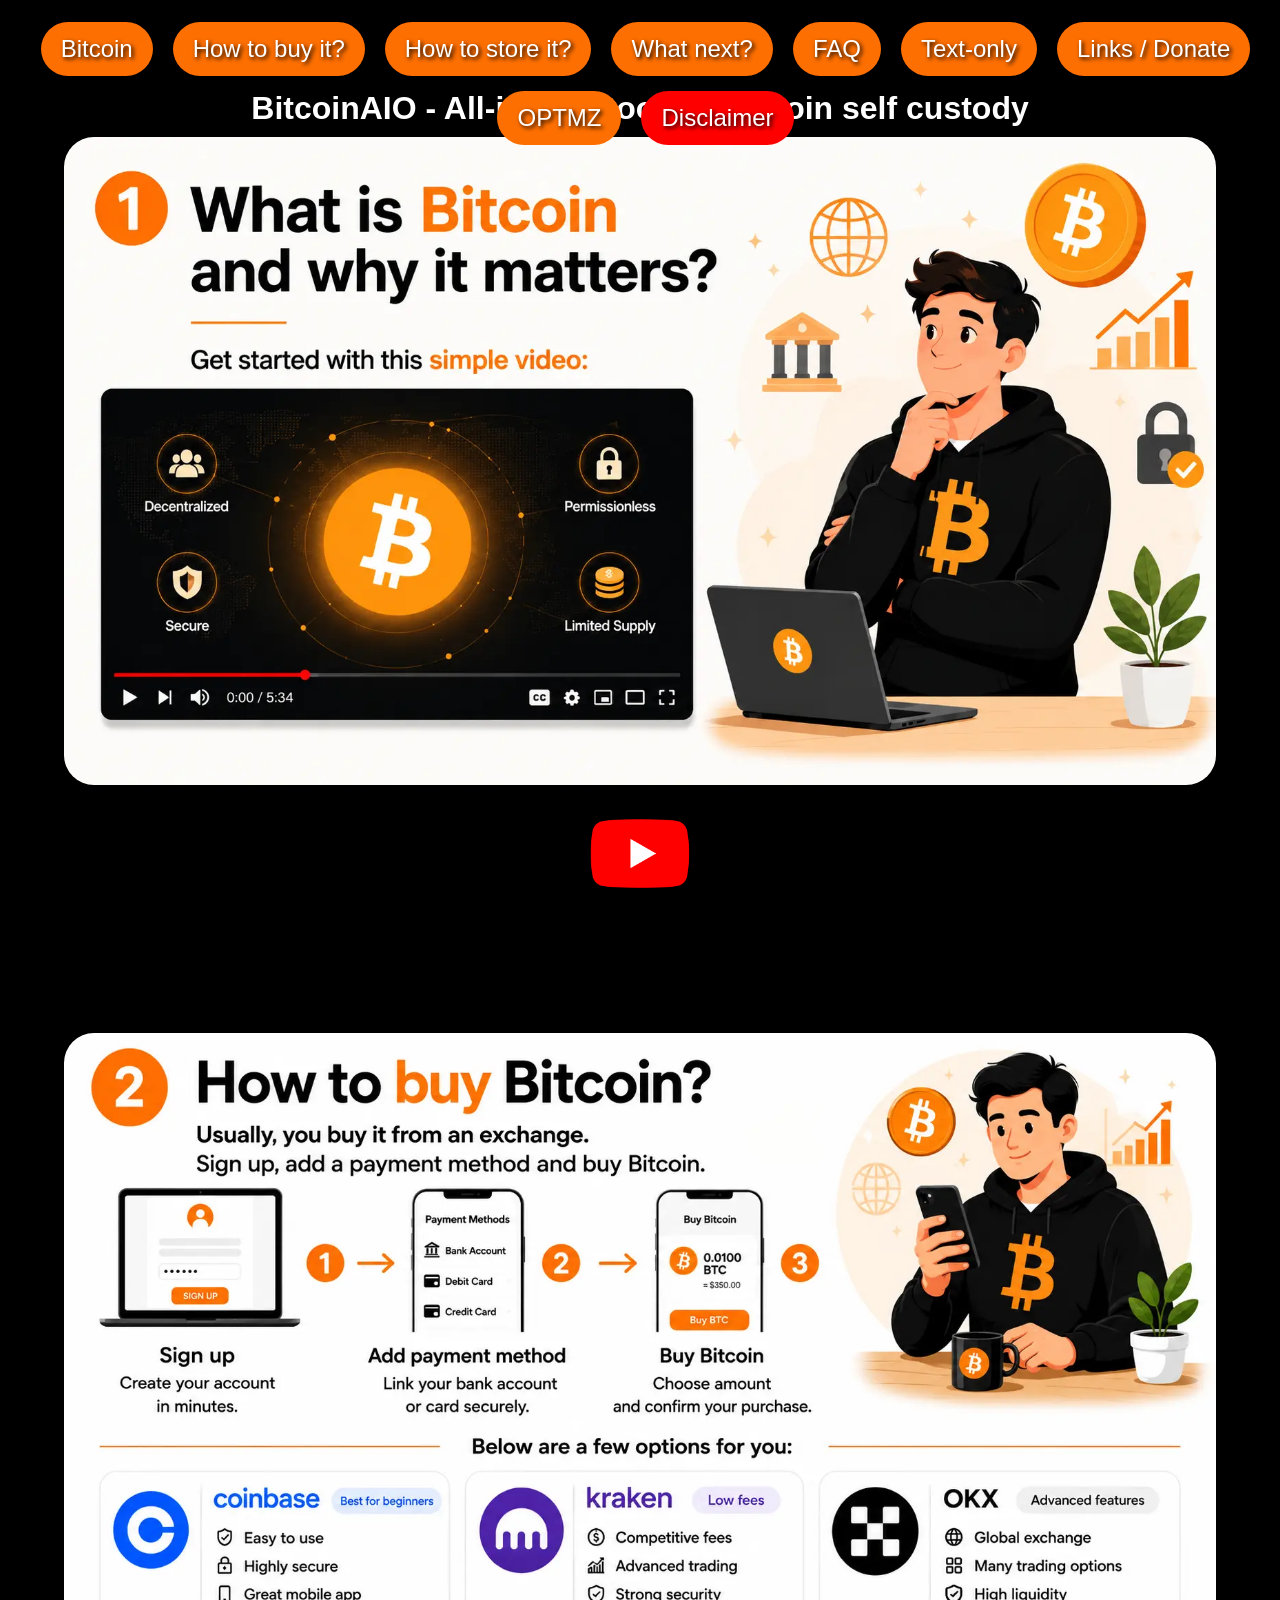
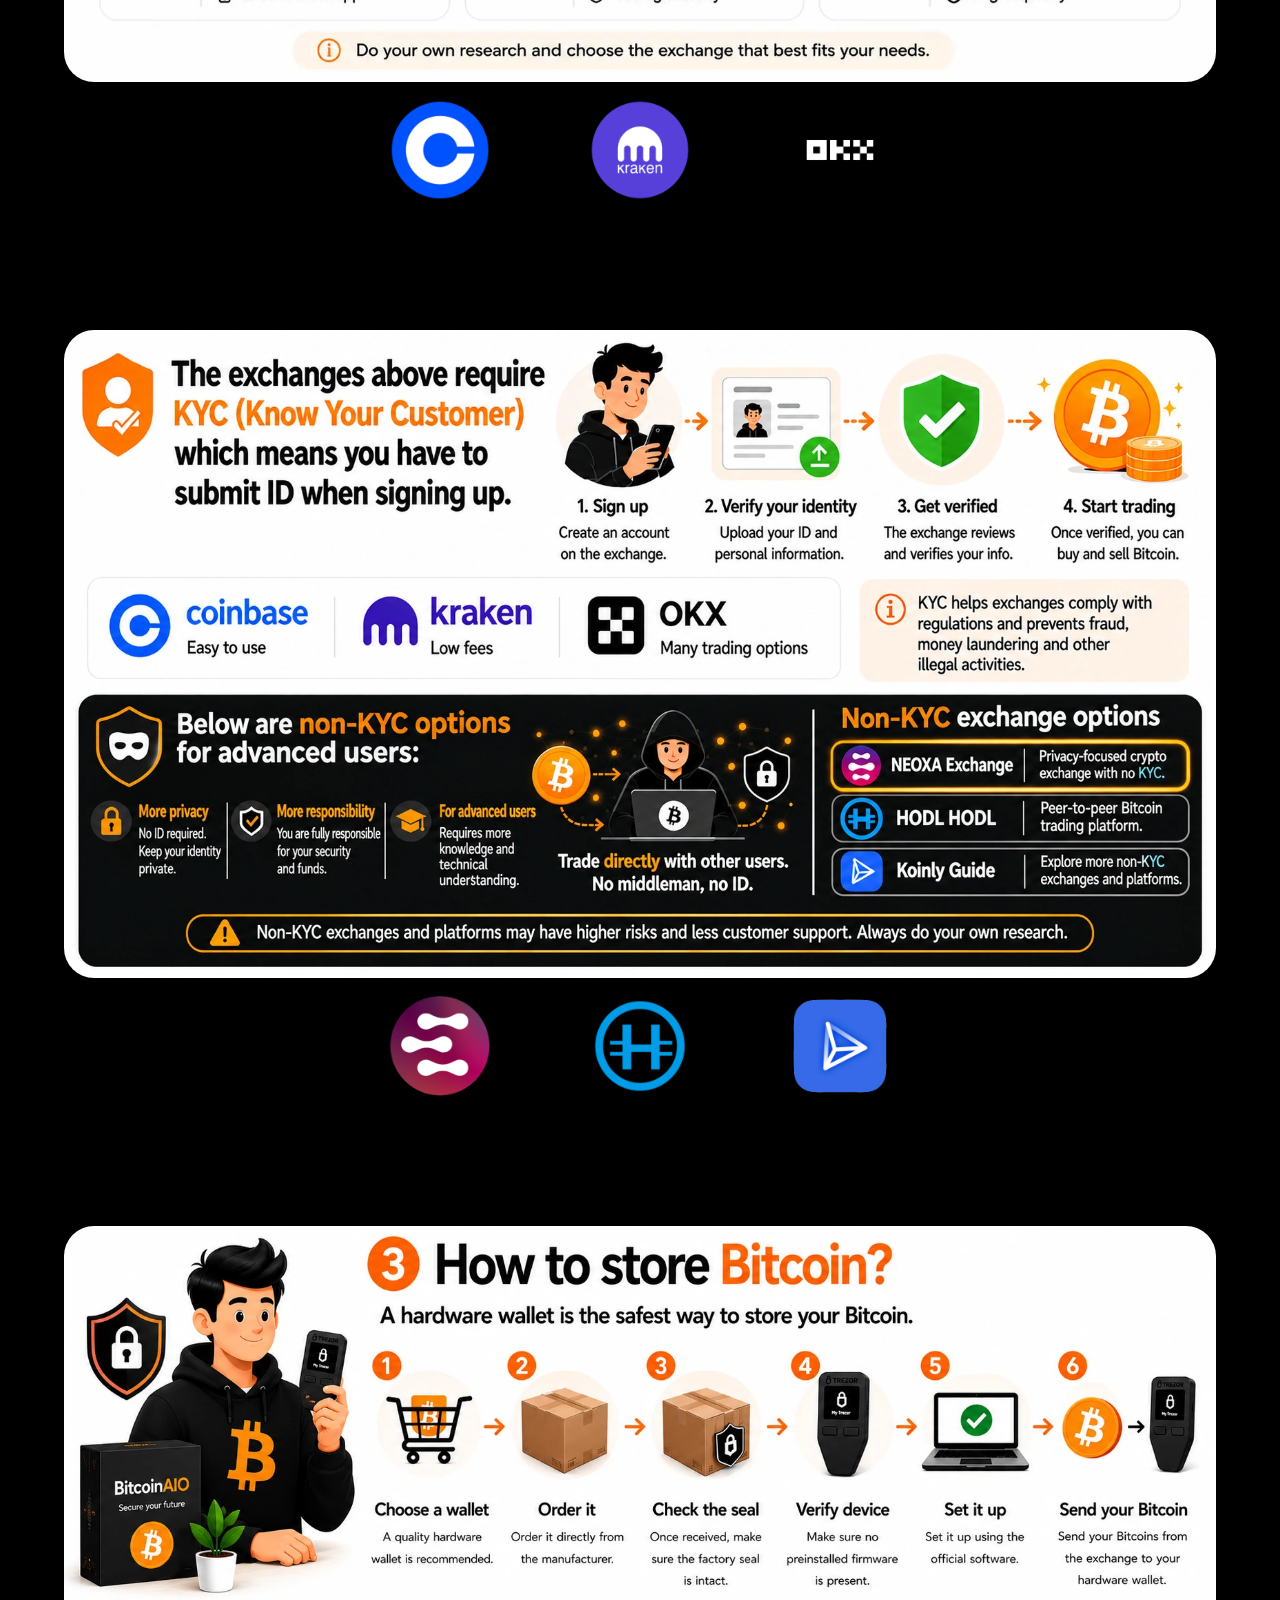
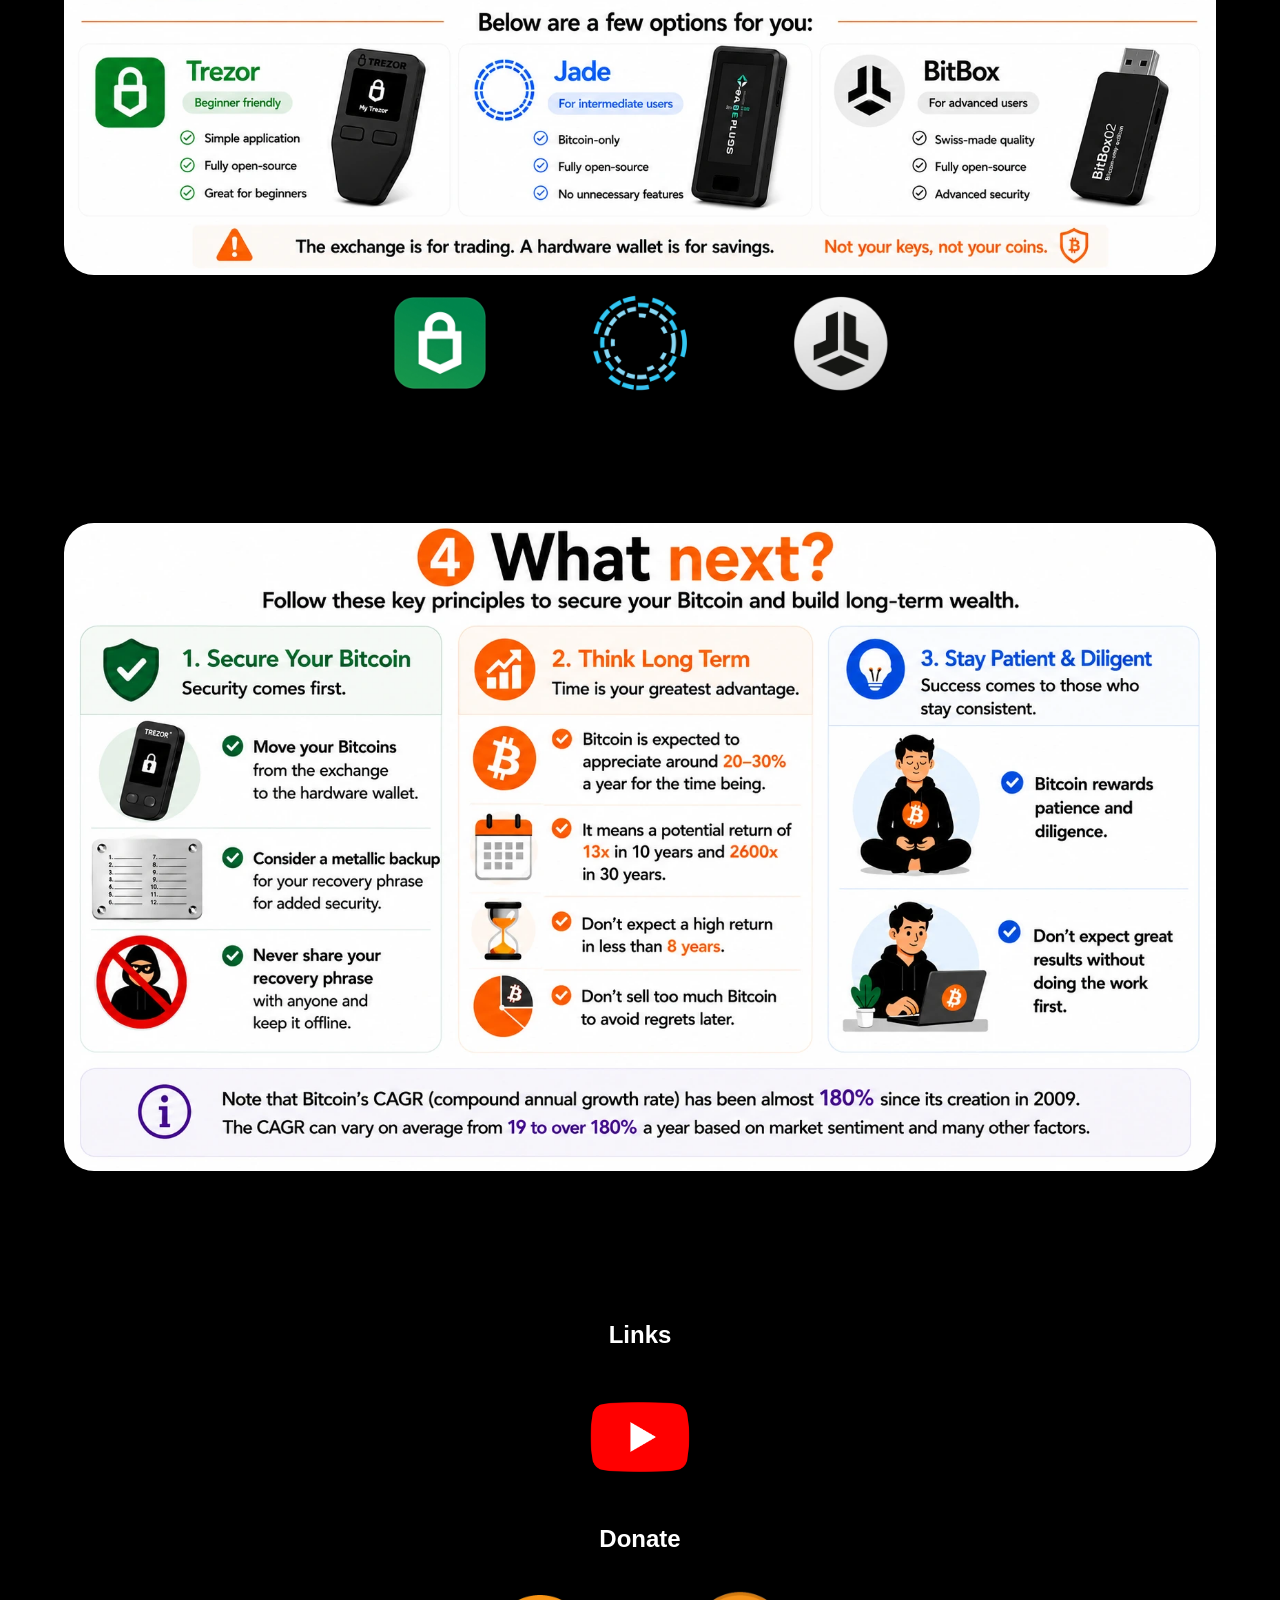
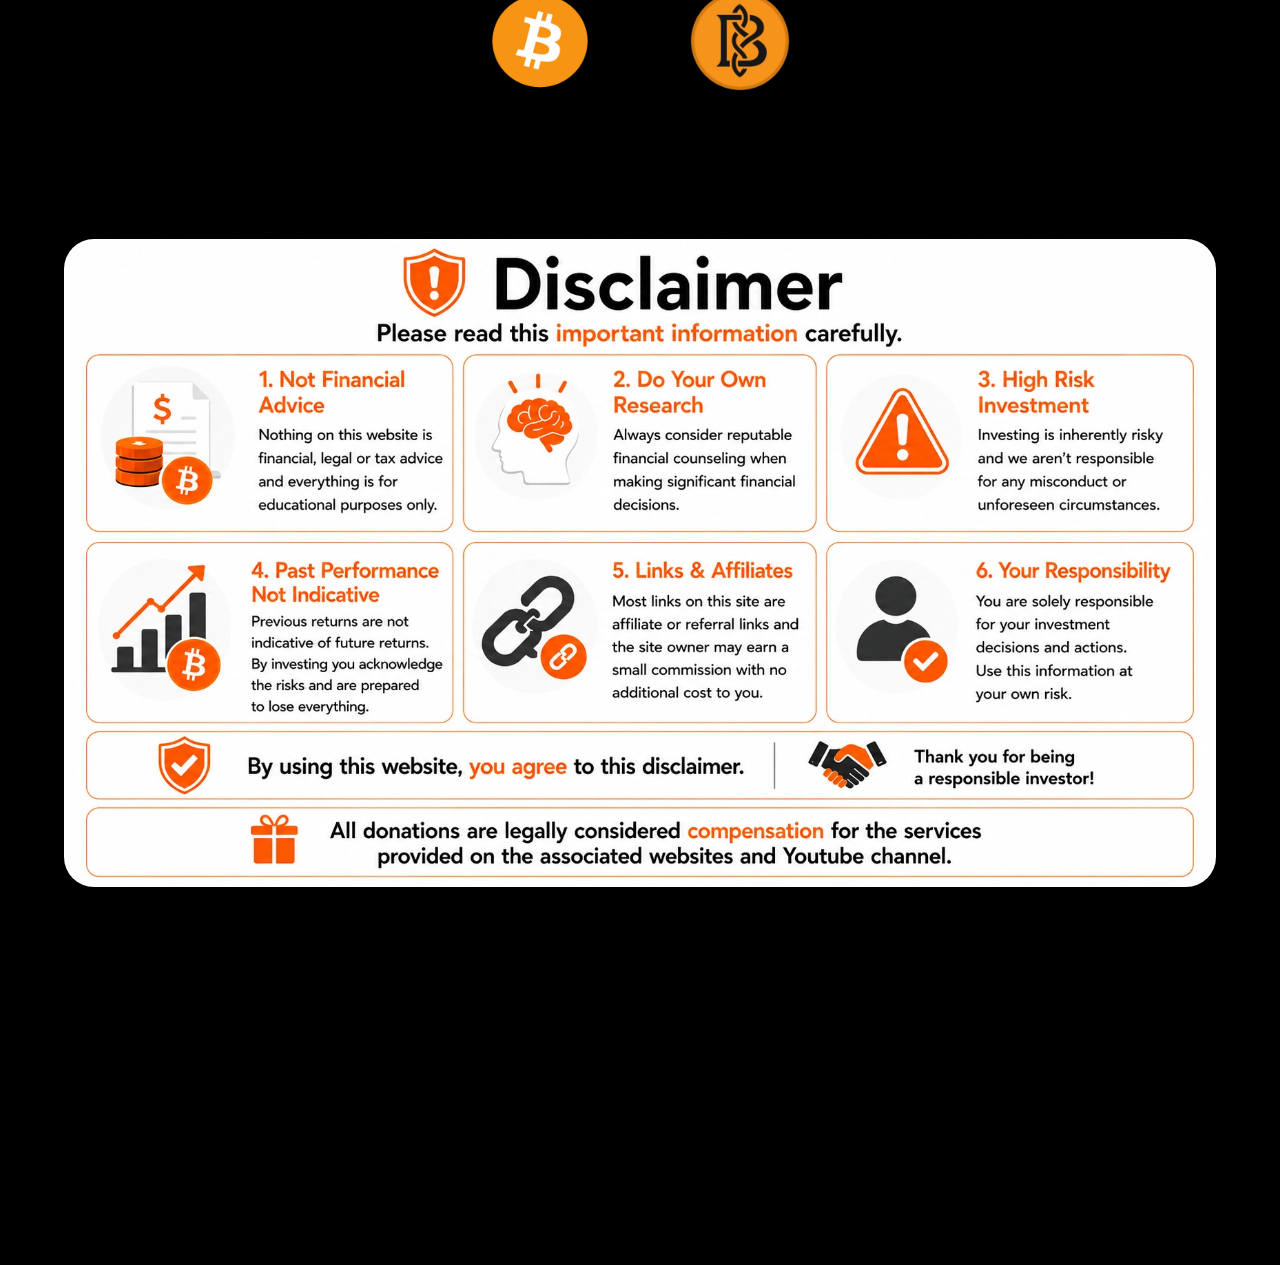
<file: index.html>
<!DOCTYPE html>
<html>
<head>
    <meta charset="UTF-8">
    <meta name="viewport" content="width=device-width, initial-scale=1.0">

    <title>BitcoinAIO - All-in-one Bitcoin self custody onboarding tool</title>

    <meta name="description" content="A simple beginner Bitcoin self custody guide covering safe buying, hardware wallets, exchange risks, cold storage, and Bitcoin safety basics.">

    <meta property="og:title" content="BitcoinAIO">
    <meta property="og:description" content="BitcoinAIO is a simple beginner guide to buying Bitcoin, using exchanges, choosing a hardware wallet, and storing Bitcoin safely in self custody.">
    <meta property="og:image" content="https://bitcoinaio.com/material/tn.webp">
    <meta property="og:url" content="https://bitcoinaio.com/">
    <meta property="og:type" content="website">

    <link rel="icon" type="image/x-icon" href="material/btc.ico">
    <link rel="stylesheet" href="style.css?v=11">
    <link rel="canonical" href="https://bitcoinaio.com/">

    <!-- Google Analytics -->
    <script async src="https://www.googletagmanager.com/gtag/js?id=G-Q5N24Y7C2L"></script>

    <script>

        window.dataLayer = window.dataLayer || [];
        function gtag(){dataLayer.push(arguments);}
        gtag('js', new Date());

        gtag('config', 'G-Q5N24Y7C2L');

    </script>

    <!-- Google Ads -->
    <script     

        async src="https://pagead2.googlesyndication.com/pagead/js/adsbygoogle.js?client=ca-pub-4917376890892014" 
        crossorigin="anonymous">

    </script>

    <script type="application/ld+json">

        {
            "@context": "https://schema.org",
            "@type": "WebSite",
            "name": "BitcoinAIO",
            "url": "https://bitcoinaio.com/"
        }
        
    </script>

</head>

<body>


    <nav class="menu">

        <a href="#btc" class="menu-button">Bitcoin</a>

        <a href="#ex" class="menu-button">How to buy it?</a>

        <a href="#hw" class="menu-button">How to store it?</a>

        <a href="#next" class="menu-button">What next?</a>

        <a href="faq.html" class="menu-button">FAQ</a>

        <a href="guide.html" class="menu-button">Text-only</a>

        <a href="#links_donate" class="menu-button">Links / Donate</a>

        <a href="https://optmz.tech/" class="menu-button">OPTMZ</a>

        <a href="#disclaimer" class="menu-button disclaimer">Disclaimer</a>

    </nav>


    <h1>BitcoinAIO - All-in-One tool for Bitcoin self custody</h1>


    <section class="guide-section" id="btc">

        <img src="material/1.webp" class="guide-image" alt="1. What is Bitcoin and why it matters?">

        <div class="link-tab">
            <a href="https://www.youtube.com/watch?v=cOEHEiV1qaM" target="_blank" rel="noopener noreferrer">
                <img src="material/yt.png" class="link-icon" title="Youtube - BitcoinAIO" alt="BitcoinAIO Youtube Tutorial">
            </a>
        </div> 

    </section>
    
        
    <section class="guide-section" id="ex">

        <img src="material/2.webp" class="guide-image" alt="2. How to buy Bitcoin?">
            
        <div class="link-tab">

            <a href="https://www.coinbase.com/" target="_blank" rel="noopener noreferrer">
                <img src="material/coinbase.webp" class="link-icon" title="Coinbase" alt="Coinbase Crypto Exchange (KYC)">
            </a>

            <a href="https://invite.kraken.com/JDNW/v8wfclfx" target="_blank" rel="noopener noreferrer">
                <img src="material/kraken.webp" class="link-icon" title="Kraken" alt="Kraken Crypto Exchange (KYC)">
            </a>

            <a href="https://my.okx.com/en-eu/join/39592772" target="_blank" rel="noopener noreferrer">
                <img src="material/okx.webp" class="link-icon" title="OKX" alt="OKX Crypto Exchange (KYC)">
            </a>

        </div>

    </section>
    
        
    <section class="guide-section">

        <img src="material/3.webp" class="guide-image" alt="KYC vs non-KYC (Know your Customer)">

        <div class="link-tab">

            <a href="https://neoxa.exchange/register?ref=NEX2731F3CD" target="_blank" rel="noopener noreferrer">
                <img src="material/neoxa.webp" class="link-icon" title="Neoxa Exchange" alt="Neoxa Exchange (non-KYC)">
            </a>

            <a href="https://hodlhodl.com/join/9WD6" target="_blank" rel="noopener noreferrer">
                <img src="material/hodlhodl.webp" class="link-icon" title="HODLHODL" alt="HODL HODL Bitcoin Exchange (non-KYC)">
            </a>

            <a href="https://koinly.io/blog/top-no-kyc-crypto-exchanges/" target="_blank" rel="noopener noreferrer">
                <img src="material/koinly.webp" class="link-icon" title="More options" alt="Koinly: more options for non-KYC">
            </a>

        </div>

    </section>

        
    <section class="guide-section" id="hw">

        <img src="material/4.webp" class="guide-image" alt="3. How to store Bitcoin?">

        <div class="link-tab">
            
            <a href="https://affil.trezor.io/SH14l" target="_blank" rel="noopener noreferrer">
                <img src="material/trezor.webp" class="link-icon" title="Trezor" alt="Trezor Hardware Wallet">
            </a>

            <a href="https://rewards.blockstream.com/1bz1o4" target="_blank" rel="noopener noreferrer">
                <img src="material/jade.webp" class="link-icon" title="Blockstream Jade" alt="Blockstream Jade Hardware Wallet">
            </a>

            <a href="https://shop.bitbox.swiss/?ref=vocbnsal" target="_blank" rel="noopener noreferrer">
                <img src="material/bitbox.webp" class="link-icon" title="BitBox" alt="BitBox Hardware Wallet">
            </a>

        </div>

    </section>
    
    
    <section class="guide-section" id="next">

        <img src="material/5.webp" class="guide-image" alt="4. What next?">

    </section>


    <section class="guide-section" id="links_donate">

        <h2>Links</h2>

            <div class="link-tab">

                <a href="https://www.youtube.com/@fujibtc?sub_confirmation=1" target="_blank" rel="noopener noreferrer">
                    <img src="material/yt.png" class="link-icon" title="Youtube (fuji)" alt="Subscribe to fuji on Youtube">
                </a>

            </div>

        <h2>Donate</h2>

            <div class="link-tab">

                <a onclick="copyAddress('bc1qfy5s2y352s47kmdusrf06ey87cqps8mtayv48n', 'BTC')">
                    <img src="material/btc.webp" class="link-icon" title="Copy address to donate BTC (SHA256)" alt="Donate BTC to: bc1qfy5s2y352s47kmdusrf06ey87cqps8mtayv48n">
                </a>

                <a onclick="copyAddress('bc1qpgp5mzw0ukdf7qysj94w5vwetah2q7a7lnt7m9', 'XBT')">
                    <img src="material/xbt.webp" class="link-icon" title="Copy address to donate XBT (Blake2B)" alt="Donate XBT to: bc1qpgp5mzw0ukdf7qysj94w5vwetah2q7a7lnt7m9">
                </a>

            </div>


    <section class="guide-section" id="disclaimer">

        <img src="material/disclaimer.webp" class="guide-image" alt="Financial, legal and tax disclaimer">

    </section>
    

    <!-- Copy BTC donate address -->
    <script>
        
        function copyAddress(destination, ticker) {
            const address = destination;
            navigator.clipboard.writeText("");
            navigator.clipboard.writeText(address);
            alert(`${ticker} address copied to clipboard! (${address})`);
        }

    </script>


</body>
</html>
</file>
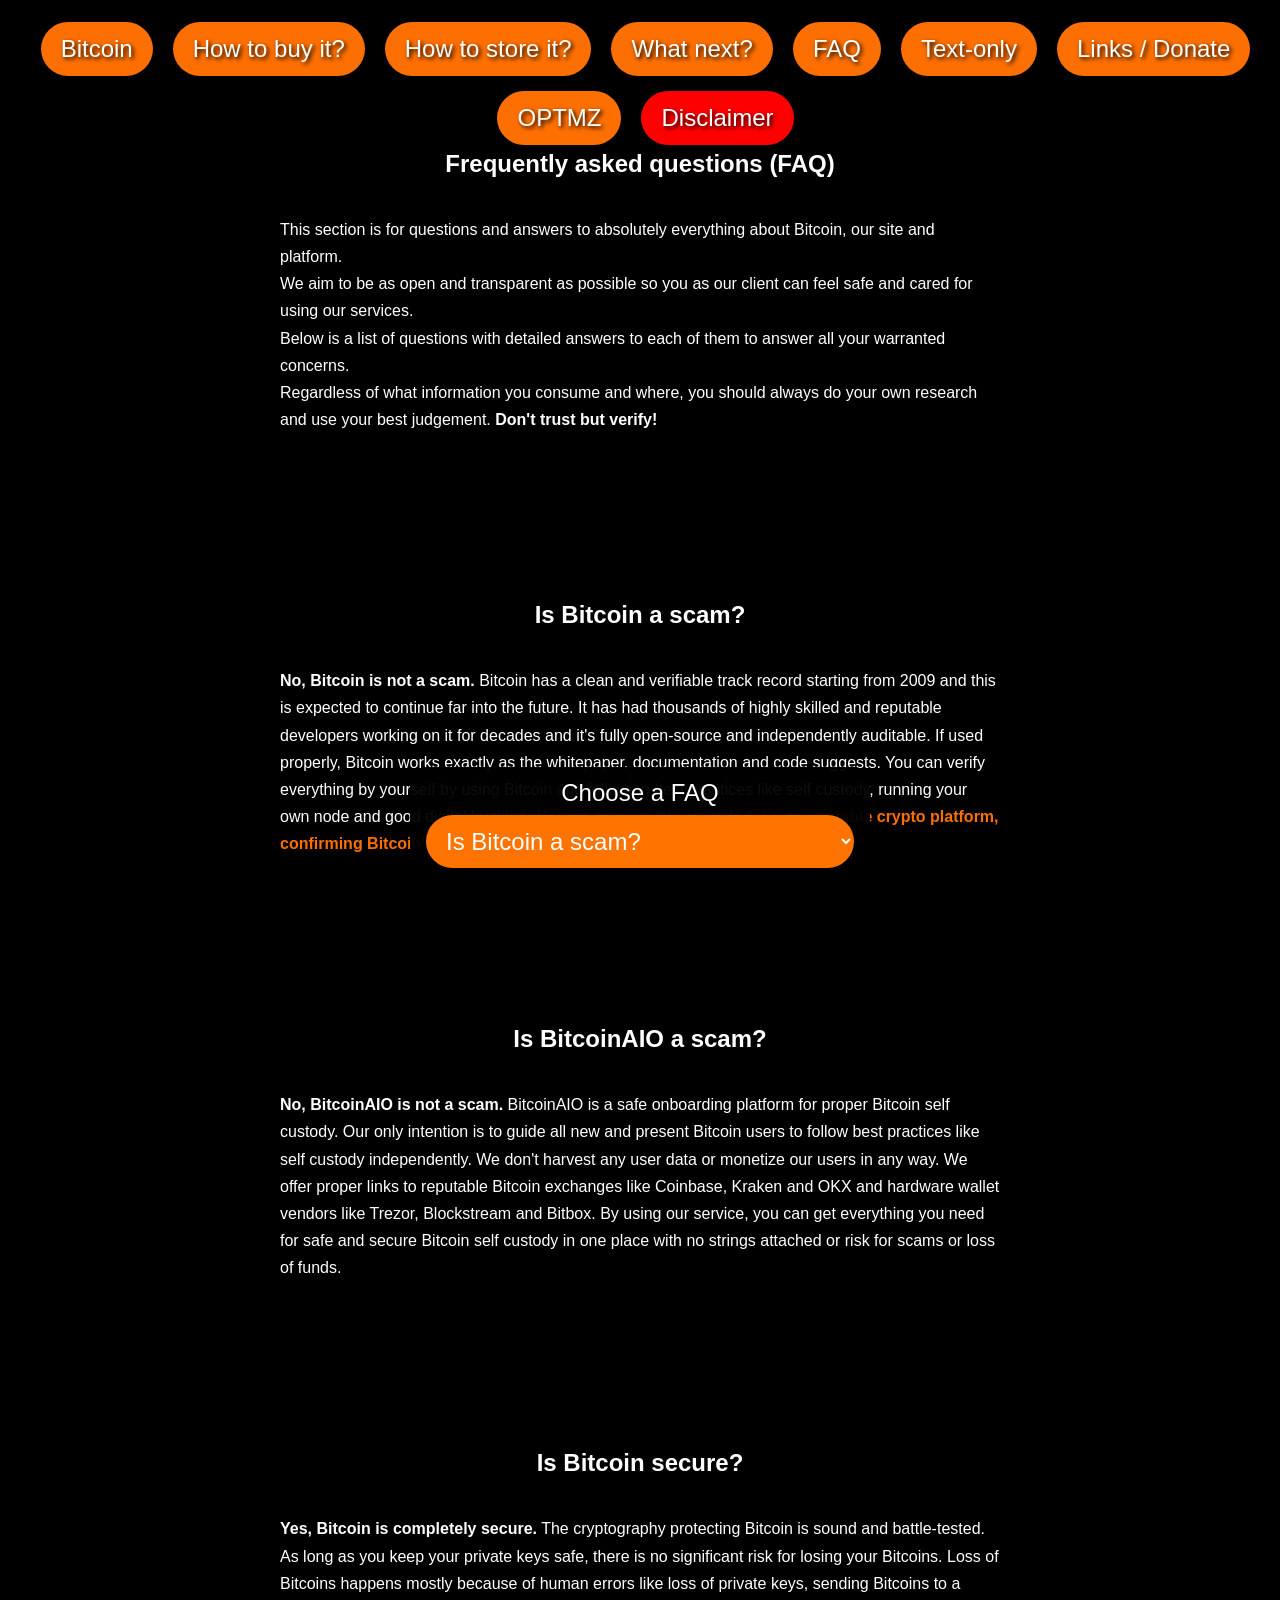
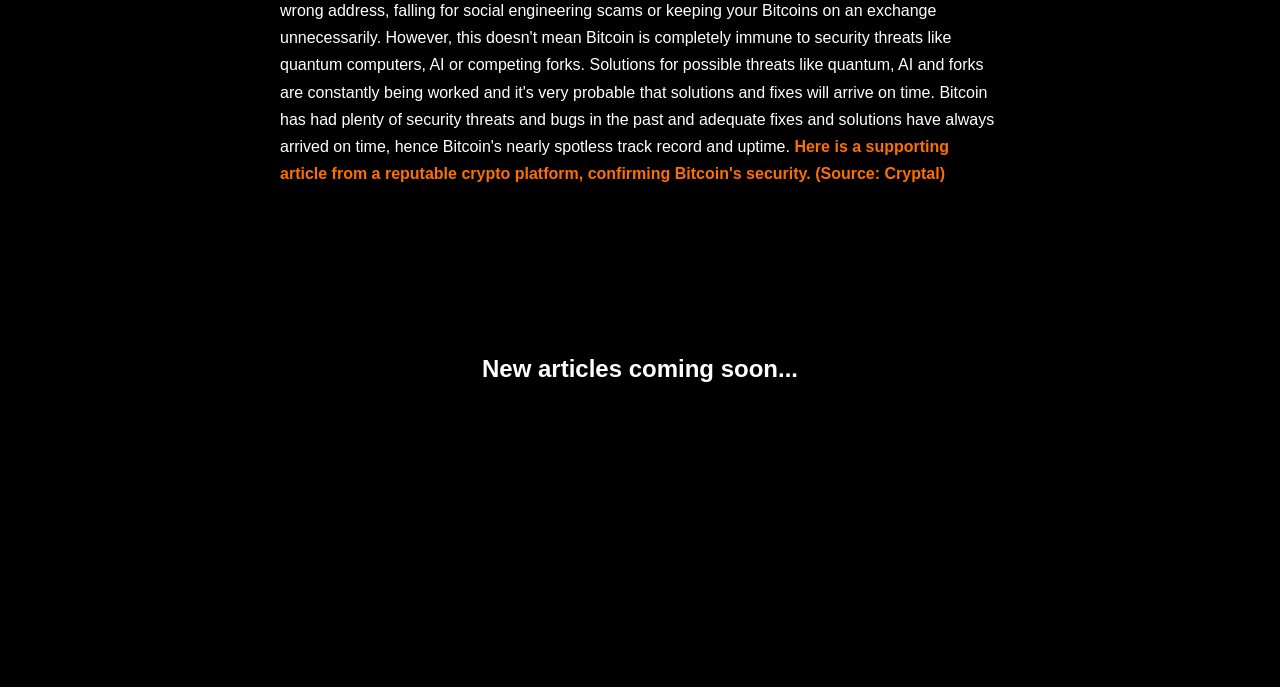
<file: faq.html>
<!DOCTYPE html>
<html>
<head>
    <meta charset="UTF-8">
    <meta name="viewport" content="width=device-width, initial-scale=1.0">

    <title>BitcoinAIO - All-in-one Bitcoin self custody onboarding tool</title>

    <meta name="description" content="A simple beginner Bitcoin self custody guide covering safe buying, hardware wallets, exchange risks, cold storage, and Bitcoin safety basics.">

    <meta property="og:title" content="BitcoinAIO">
    <meta property="og:description" content="BitcoinAIO is a simple beginner guide to buying Bitcoin, using exchanges, choosing a hardware wallet, and storing Bitcoin safely in self custody.">
    <meta property="og:image" content="https://bitcoinaio.com/material/tn.webp">
    <meta property="og:url" content="https://bitcoinaio.com/faq.html">
    <meta property="og:type" content="website">

    <link rel="icon" type="image/x-icon" href="material/btc.ico">
    <link rel="stylesheet" href="style.css?v=11">
    <link rel="canonical" href="https://bitcoinaio.com/faq.html">

    <!-- Google Analytics -->
    <script async src="https://www.googletagmanager.com/gtag/js?id=G-Q5N24Y7C2L"></script>

    <script>

        window.dataLayer = window.dataLayer || [];
        function gtag(){dataLayer.push(arguments);}
        gtag('js', new Date());

        gtag('config', 'G-Q5N24Y7C2L');

    </script>

    <!-- Google Ads -->
    <script     

        async src="https://pagead2.googlesyndication.com/pagead/js/adsbygoogle.js?client=ca-pub-4917376890892014" 
        crossorigin="anonymous">

    </script>

    <script type="application/ld+json">

        {
            "@context": "https://schema.org",
            "@type": "WebSite",
            "name": "BitcoinAIO",
            "url": "https://bitcoinaio.com/faq.html"
        }
        
    </script>

</head>

<body>


    <nav class="menu">

        <a href="index.html#btc" class="menu-button">Bitcoin</a>

        <a href="index.html#ex" class="menu-button">How to buy it?</a>

        <a href="index.html#hw" class="menu-button">How to store it?</a>

        <a href="index.html#next" class="menu-button">What next?</a>

        <a href="#faq" class="menu-button">FAQ</a>

        <a href="guide.html" class="menu-button">Text-only</a>

        <a href="index.html#links_donate" class="menu-button">Links / Donate</a>

        <a href="https://optmz.tech/" class="menu-button">OPTMZ</a>

        <a href="index.html#disclaimer" class="menu-button disclaimer">Disclaimer</a>

    </nav>


    <section class="guide-section" id="faq">

        <h2>Frequently asked questions (FAQ)</h2>

        <p>

            This section is for questions and answers to absolutely everything about Bitcoin, our site and platform. <br>
            We aim to be as open and transparent as possible so you as our client can feel safe and cared for using our services. <br>
            Below is a list of questions with detailed answers to each of them to answer all your warranted concerns. <br>
            Regardless of what information you consume and where, you should always do your own research and use your best judgement.
            <b>Don't trust but verify!</b>

        </p>

    </section>


    <div class="faq-selector">

        <label for="category">Choose a FAQ</label>

        <select id="category">

            <option value="#bitcoinsafety">Is Bitcoin a scam?</option>

            <option value="#bitcoinaiosafety">Is BitcoinAIO a scam?</option>

            <option value="#bitcoinsecurity">Is Bitcoin secure?</option>

            <option value="#newarticle">New articles coming soon...</option>

        </select>

    </div>


    <section class="guide-section" id="bitcoinsafety">

        <h2>Is Bitcoin a scam?</h2>

        <p>

            <b>No, Bitcoin is not a scam.</b> Bitcoin has a clean and verifiable track record starting from 2009 and this is expected to continue far into the future.
            It has had thousands of highly skilled and reputable developers working on it for decades and it's fully open-source and independently auditable.
            If used properly, Bitcoin works exactly as the whitepaper, documentation and code suggests.
            You can verify everything by yourself by using Bitcoin and following best practices like self custody, running your own node and good digital hygiene.
            <a href="https://www.mexc.com/learn/article/is-bitcoin-a-scam-or-legit-the-truth-about-btc-cryptocurrency/1" target="_blank" rel="noopener noreferrer" class="source">
                <b>Here is a supporting article from a reputable crypto platform, confirming Bitcoin's legitimacy. (Source: MEXC Research)</b>
            </a>

        </p>

    </section>


    <section class="guide-section" id="bitcoinaiosafety">

        <h2>Is BitcoinAIO a scam?</h2>

        <p>

            <b>No, BitcoinAIO is not a scam.</b> BitcoinAIO is a safe onboarding platform for proper Bitcoin self custody.
            Our only intention is to guide all new and present Bitcoin users to follow best practices like self custody independently.
            We don't harvest any user data or monetize our users in any way. We offer proper links to reputable Bitcoin
            exchanges like Coinbase, Kraken and OKX and hardware wallet vendors like Trezor, Blockstream and Bitbox.
            By using our service, you can get everything you need for safe and secure Bitcoin self custody in one place with
            no strings attached or risk for scams or loss of funds.

        </p>

    </section>


    <section class="guide-section" id="bitcoinsecurity">

        <h2>Is Bitcoin secure?</h2>

        <p>

            <b>Yes, Bitcoin is completely secure.</b> The cryptography protecting Bitcoin is sound and battle-tested. As long as you keep your private keys safe,
            there is no significant risk for losing your Bitcoins. Loss of Bitcoins happens mostly because of human errors like loss of private keys,
            sending Bitcoins to a wrong address, falling for social engineering scams or keeping your Bitcoins on an exchange unnecessarily.
            However, this doesn't mean Bitcoin is completely immune to security threats like quantum computers, AI or competing forks. Solutions for
            possible threats like quantum, AI and forks are constantly being worked and it's very probable that solutions and fixes will arrive on time.
            Bitcoin has had plenty of security threats and bugs in the past and adequate fixes and solutions have always arrived on time, hence Bitcoin's 
            nearly spotless track record and uptime.
            <a href="https://cryptal.com/en/blog/bitcoin-security-how-secure-is-btc" target="_blank" rel="noopener noreferrer" class="source">
                <b>Here is a supporting article from a reputable crypto platform, confirming Bitcoin's security. (Source: Cryptal)</b>
            </a>
         

        </p>

    </section>


    <section class="guide-section" id="newarticle">

        <h2>New articles coming soon...</h2>

        <p>


            
        </p>

    </section>


    <script>

        document.getElementById("category").addEventListener("change", function() {
            if (this.value) {
                window.location.hash = this.value;
            }
        });

    </script>


</body>
</html>
</file>
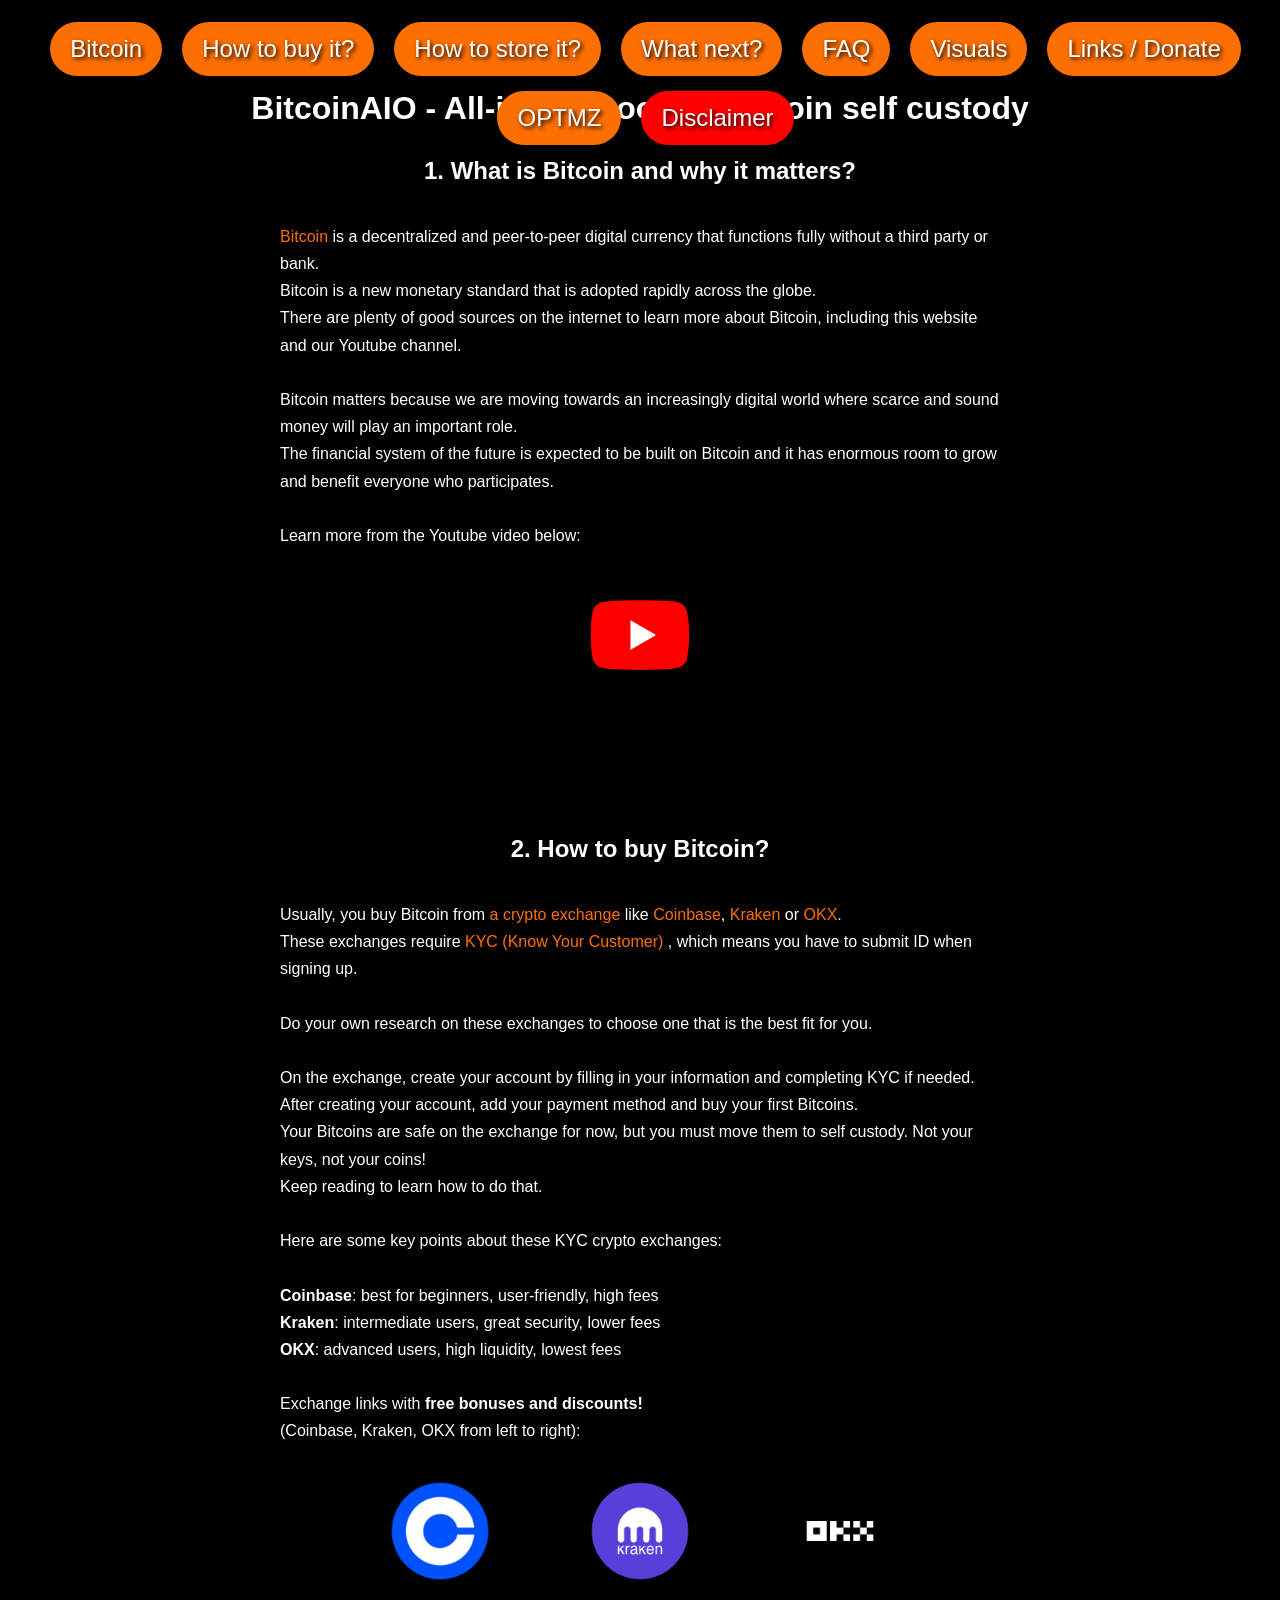
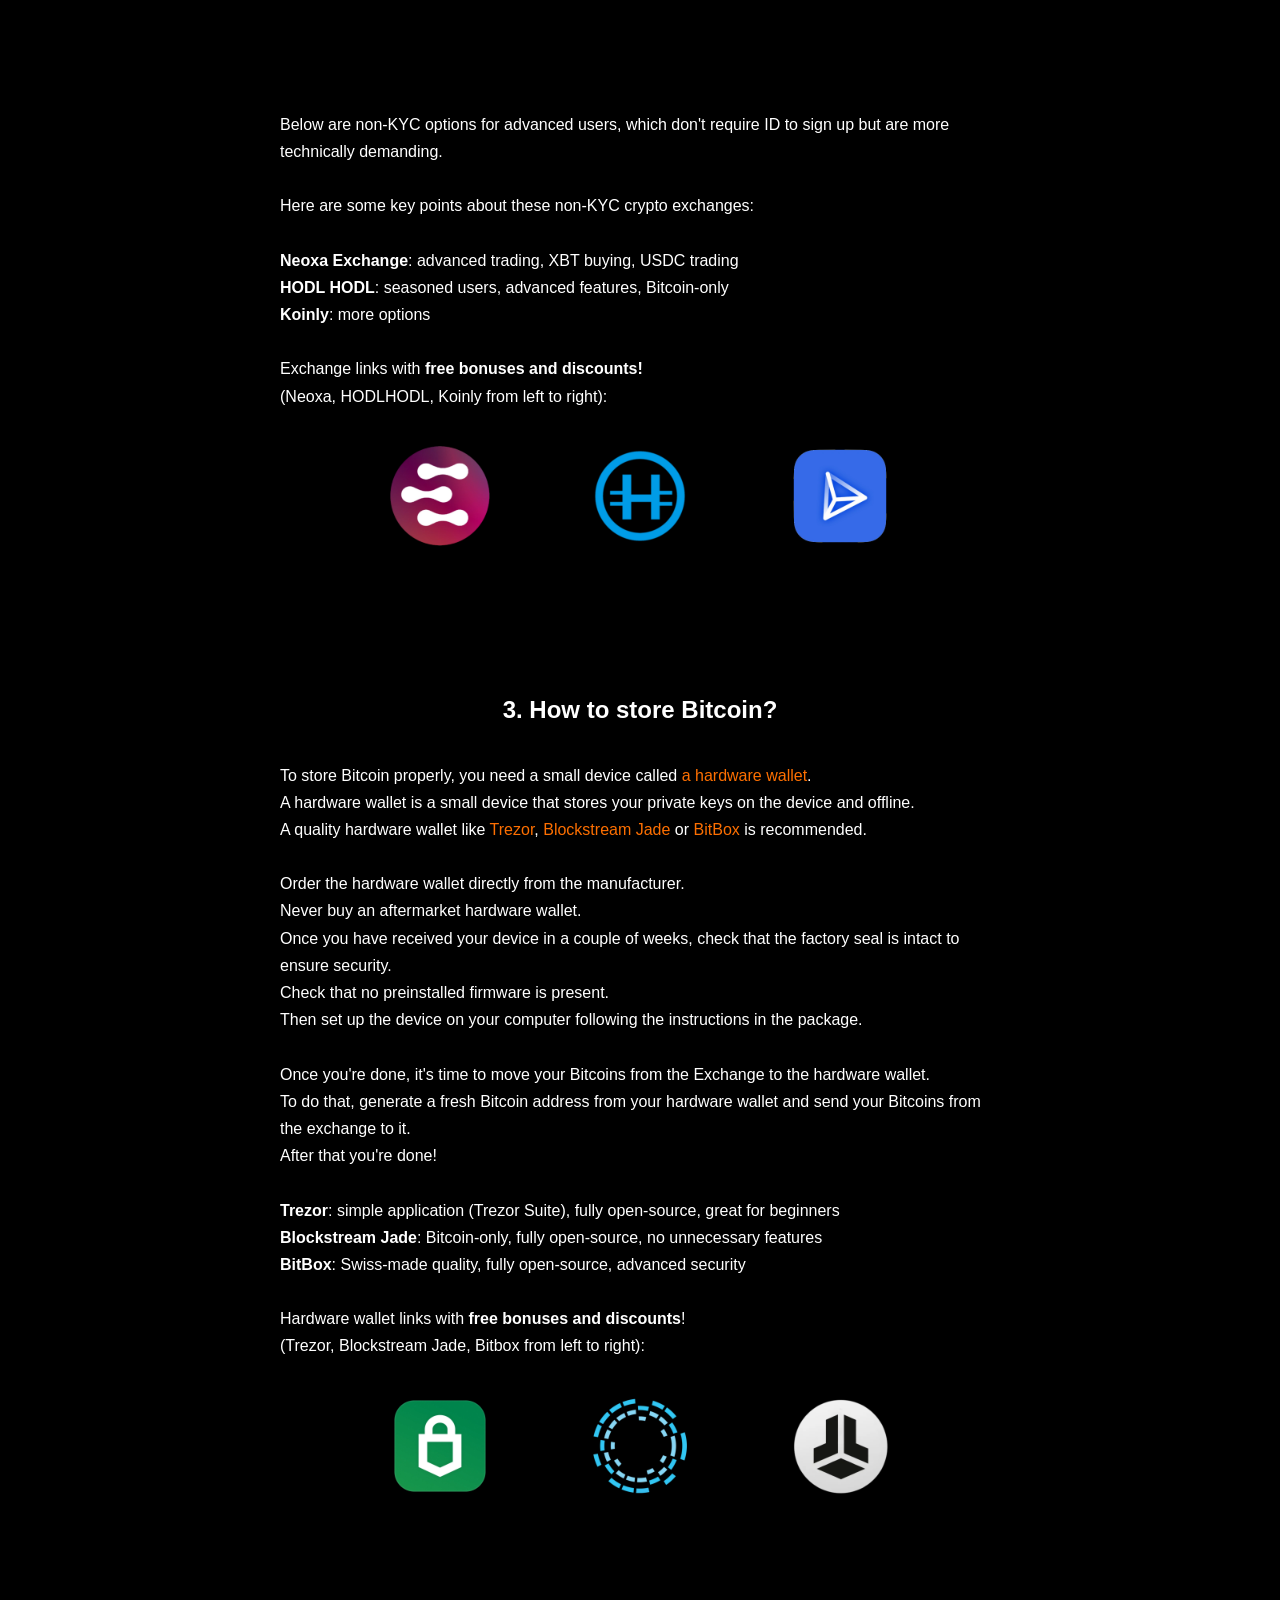
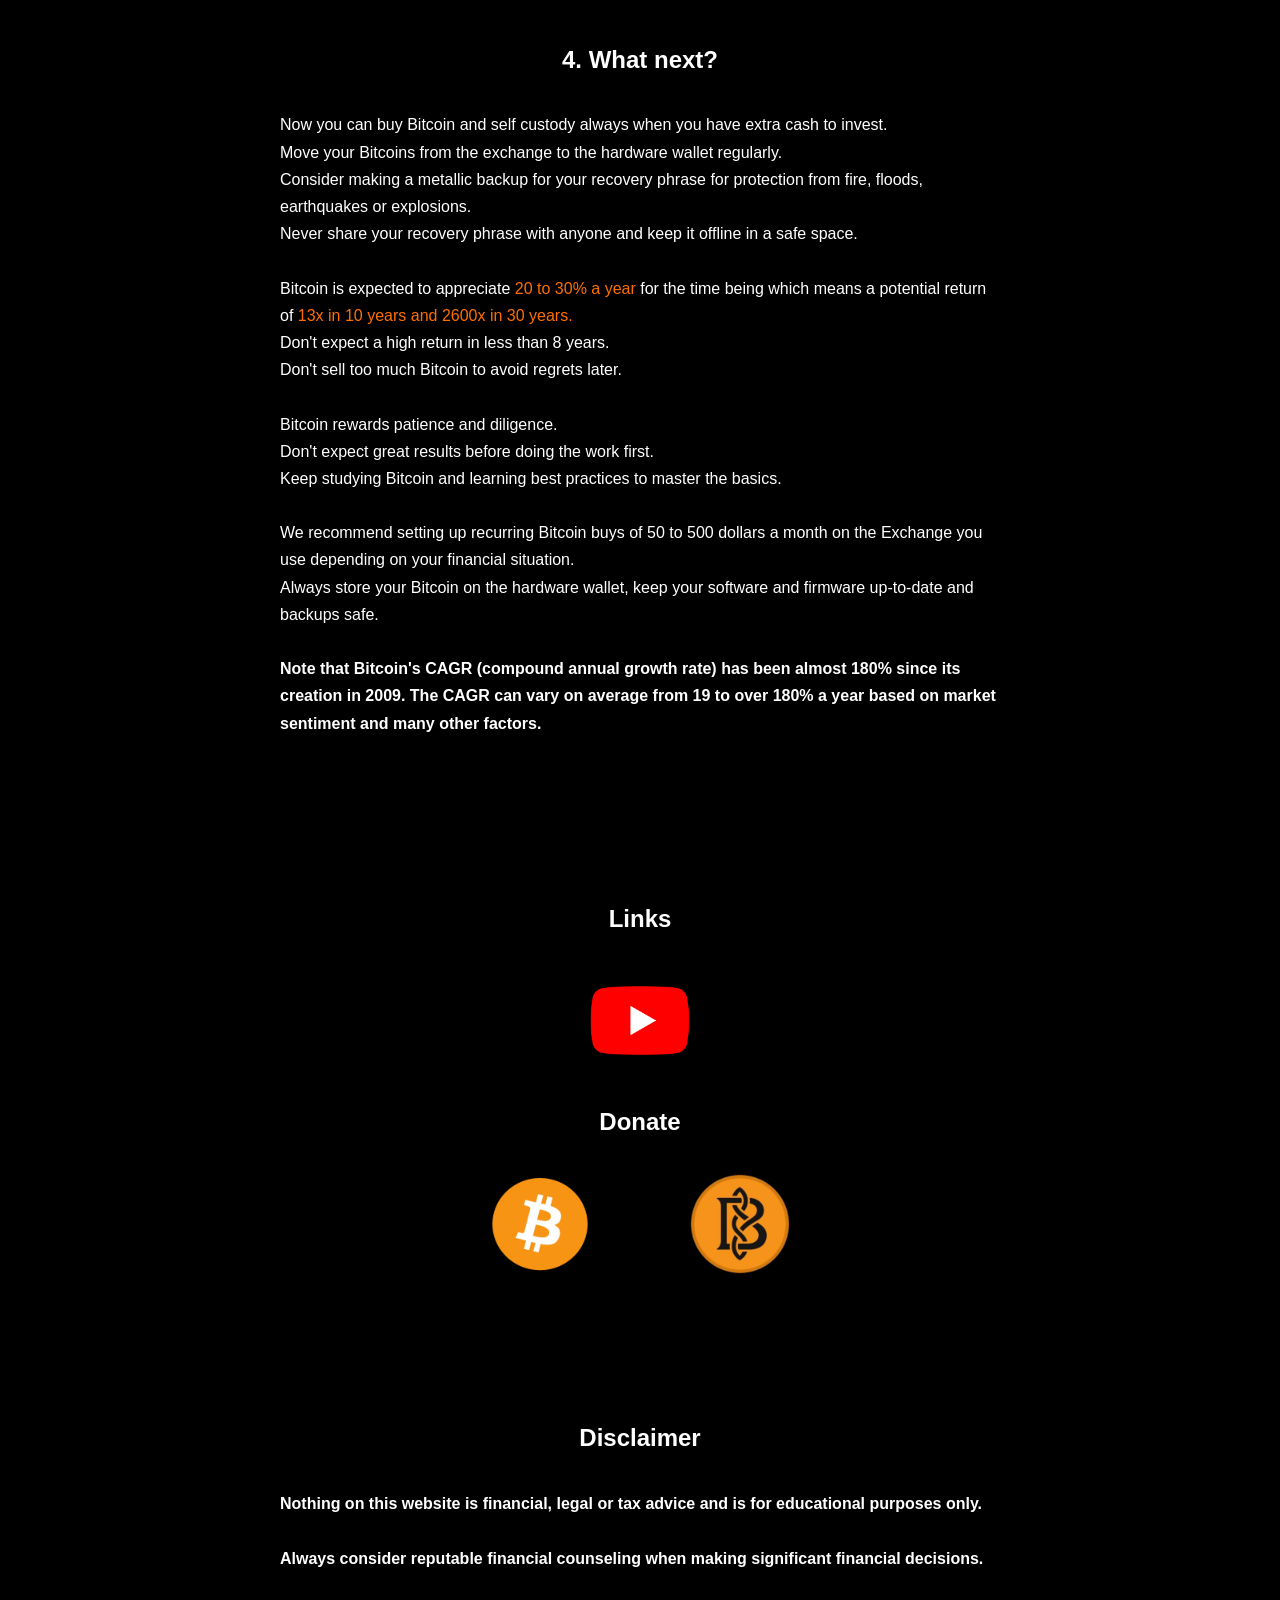
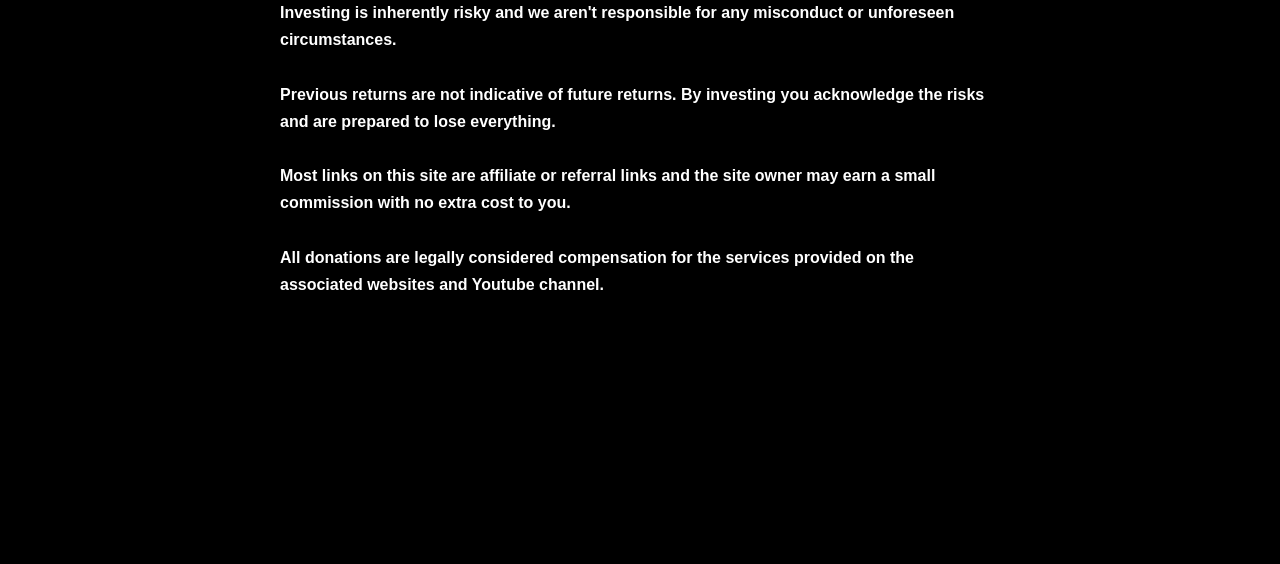
<file: guide.html>
<!DOCTYPE html>
<html>
<head>
    <meta charset="UTF-8">
    <meta name="viewport" content="width=device-width, initial-scale=1.0">

    <title>BitcoinAIO - All-in-one Bitcoin self custody onboarding tool</title>

    <meta name="description" content="A simple beginner Bitcoin self custody guide covering safe buying, hardware wallets, exchange risks, cold storage, and Bitcoin safety basics.">

    <meta property="og:title" content="BitcoinAIO">
    <meta property="og:description" content="BitcoinAIO is a simple beginner guide to buying Bitcoin, using exchanges, choosing a hardware wallet, and storing Bitcoin safely in self custody.">
    <meta property="og:image" content="https://bitcoinaio.com/material/tn.webp">
    <meta property="og:url" content="https://bitcoinaio.com/guide.html">
    <meta property="og:type" content="website">

    <link rel="icon" type="image/x-icon" href="material/btc.ico">
    <link rel="stylesheet" href="style.css?v=11">
    <link rel="canonical" href="https://bitcoinaio.com/guide.html">

    <!-- Google Analytics -->
    <script async src="https://www.googletagmanager.com/gtag/js?id=G-Q5N24Y7C2L"></script>

    <script>

        window.dataLayer = window.dataLayer || [];
        function gtag(){dataLayer.push(arguments);}
        gtag('js', new Date());

        gtag('config', 'G-Q5N24Y7C2L');

    </script>

    <!-- Google Ads -->
    <script

        async src="https://pagead2.googlesyndication.com/pagead/js/adsbygoogle.js?client=ca-pub-4917376890892014"
        crossorigin="anonymous">

    </script>

    <script type="application/ld+json">

        {
            "@context": "https://schema.org",
            "@type": "WebSite",
            "name": "BitcoinAIO",
            "url": "https://bitcoinaio.com/guide.html"
        }
        
    </script>

</head>

<body>
    
    <nav class="menu">

        <a href="#btc" class="menu-button">Bitcoin</a>

        <a href="#ex" class="menu-button">How to buy it?</a>

        <a href="#hw" class="menu-button">How to store it?</a>

        <a href="#next" class="menu-button">What next?</a>

        <a href="faq.html" class="menu-button">FAQ</a>

        <a href="index.html" class="menu-button">Visuals</a>

        <a href="#links_donate" class="menu-button">Links / Donate</a>

        <a href="https://optmz.tech/" class="menu-button">OPTMZ</a>

        <a href="#disclaimer" class="menu-button disclaimer">Disclaimer</a>

    </nav>


    <h1>BitcoinAIO - All-in-One tool for Bitcoin self custody</h1>


    <section class="guide-section" id="btc">

        <h2>1. What is Bitcoin and why it matters?</h2>

        <p>

            <a href="https://en.wikipedia.org/wiki/Bitcoin" target="_blank" rel="noopener noreferrer" class="source">Bitcoin</a>
            is a decentralized and peer-to-peer digital currency that functions fully
            without a third party or bank. <br>
            Bitcoin is a new monetary standard that is adopted rapidly across the globe. <br>
            There are plenty of good sources on the internet to learn more about Bitcoin, including this website and our Youtube channel. <br><br>
            Bitcoin matters because we are moving towards an increasingly digital world where scarce and sound money will play an important role. <br>
            The financial system of the future is expected to be built on Bitcoin and it has enormous room to grow and benefit everyone who participates. <br><br>
            Learn more from the Youtube video below:

        </p>

        <div class="link-tab">

            <a href="https://www.youtube.com/watch?v=cOEHEiV1qaM" target="_blank" rel="noopener noreferrer">
                <img src="material/yt.png" class="link-icon" title="Youtube - BitcoinAIO" alt="BitcoinAIO Youtube Tutorial">
            </a>

        </div> 

    </section>
    
        
    <section class="guide-section" id="ex">

        <h2>2. How to buy Bitcoin?</h2>

        <p>

            Usually, you buy Bitcoin from <a href="https://en.wikipedia.org/wiki/Cryptocurrency_exchange" target="_blank" rel="noopener noreferrer" class="source">a crypto exchange</a> like
            <a href="https://en.wikipedia.org/wiki/Coinbase" target="_blank" rel="noopener noreferrer" class="source">Coinbase</a>,
            <a href="https://en.wikipedia.org/wiki/Kraken_(cryptocurrency_exchange)" target="_blank" rel="noopener noreferrer" class="source">Kraken</a> or 
            <a href="https://en.wikipedia.org/wiki/OKX" target="_blank" rel="noopener noreferrer" class="source">OKX</a>. <br>
            These exchanges require <a href="https://en.wikipedia.org/wiki/Know_your_customer" target="_blank" rel="noopener noreferrer" class="source">KYC (Know Your Customer)</a>
            , which means you have to submit ID when signing up. <br><br>
            Do your own research on these exchanges to choose one that is the best fit for you. <br><br>
            On the exchange, create your account by filling in your information and completing KYC if needed. <br>
            After creating your account, add your payment method and buy your first Bitcoins. <br>
            Your Bitcoins are safe on the exchange for now, but you must move them to self custody. Not your keys, not your coins!<br>
            Keep reading to learn how to do that. <br><br>
            Here are some key points about these KYC crypto exchanges: <br><br>
            <b>Coinbase</b>: best for beginners, user-friendly, high fees <br>
            <b>Kraken</b>: intermediate users, great security, lower fees <br>
            <b>OKX</b>: advanced users, high liquidity, lowest fees <br><br>

            Exchange links with <b>free bonuses and discounts!</b> <br>
            (Coinbase, Kraken, OKX from left to right):

        </p>
            
        <div class="link-tab">

            <a href="https://www.coinbase.com/" target="_blank" rel="noopener noreferrer">
                <img src="material/coinbase.webp" class="link-icon" title="Coinbase" alt="Coinbase Crypto Exchange (KYC)">
            </a>

        
            <a href="https://invite.kraken.com/JDNW/v8wfclfx" target="_blank" rel="noopener noreferrer">
                <img src="material/kraken.webp" class="link-icon" title="Kraken" alt="Kraken Crypto Exchange (KYC)">
            </a>
        
            <a href="https://my.okx.com/en-eu/join/39592772" target="_blank" rel="noopener noreferrer">
                <img src="material/okx.webp" class="link-icon" title="OKX" alt="OKX Crypto Exchange (KYC)">
            </a>

        </div>

    </section>
    
        
    <section class="guide-section">

        <p>

            Below are non-KYC options for advanced users, which don't require ID to sign up but
            are more technically demanding. <br><br>
            Here are some key points about these non-KYC crypto exchanges: <br><br>
            <b>Neoxa Exchange</b>: advanced trading, XBT buying, USDC trading<br>
            <b>HODL HODL</b>: seasoned users, advanced features, Bitcoin-only<br>
            <b>Koinly</b>: more options <br><br>

            Exchange links with <b>free bonuses and discounts!</b> <br>
            (Neoxa, HODLHODL, Koinly from left to right):

        </p>

        <div class="link-tab">

            <a href="https://neoxa.exchange/register?ref=NEX2731F3CD" target="_blank" rel="noopener noreferrer">
                <img src="material/neoxa.webp" class="link-icon" title="Neoxa Exchange" alt="Neoxa Exchange (non-KYC)">
            </a>

            <a href="https://hodlhodl.com/join/9WD6" target="_blank" rel="noopener noreferrer">
                <img src="material/hodlhodl.webp" class="link-icon" title="HODLHODL" alt="HODL HODL Bitcoin Exchange (non-KYC)">
            </a>

            <a href="https://koinly.io/blog/top-no-kyc-crypto-exchanges/" target="_blank" rel="noopener noreferrer">
                <img src="material/koinly.webp" class="link-icon" title="More options" alt="Koinly: more options for non-KYC">
            </a>

        </div>

    </section>

        
    <section class="guide-section" id="hw">

        <h2>3. How to store Bitcoin?</h2>

        <p>

            To store Bitcoin properly, you need a small device called 
            <a href="https://en.bitcoin.it/wiki/Hardware_wallet" target="_blank" rel="noopener noreferrer" class="source">a hardware wallet</a>.<br>
            A hardware wallet is a small device that stores your private keys on the device and offline. <br>
            A quality hardware wallet like
            <a href="https://en.bitcoin.it/wiki/Trezor" target="_blank" rel="noopener noreferrer" class="source">Trezor</a>,
            <a href="https://en.wikipedia.org/wiki/Blockstream" target="_blank" rel="noopener noreferrer" class="source">Blockstream Jade</a> or 
            <a href="https://bitbox.swiss/" target="_blank" rel="noopener noreferrer" class="source">BitBox</a> is recommended. <br><br>
            Order the hardware wallet directly from the manufacturer. <br>
            Never buy an aftermarket hardware wallet. <br>
            Once you have received your device in a couple of weeks, check that the factory seal is intact to ensure security. <br>
            Check that no preinstalled firmware is present. <br>
            Then set up the device on your computer following the instructions in the package. <br><br>
            Once you're done, it's time to move your Bitcoins from the Exchange to the hardware wallet. <br>
            To do that, generate a fresh Bitcoin address from your hardware wallet and send your Bitcoins from the exchange to it. <br>
            After that you're done! <br><br>

            <b>Trezor</b>: simple application (Trezor Suite), fully open-source, great for beginners<br>
            <b>Blockstream Jade</b>: Bitcoin-only, fully open-source, no unnecessary features<br>
            <b>BitBox</b>: Swiss-made quality, fully open-source, advanced security <br><br>

            Hardware wallet links with <b>free bonuses and discounts</b>! <br>
            (Trezor, Blockstream Jade, Bitbox from left to right):

        </p>

        <div class="link-tab">

            <a href="https://affil.trezor.io/SH14l" target="_blank" rel="noopener noreferrer">
                <img src="material/trezor.webp" class="link-icon" title="Trezor" alt="Trezor Hardware Wallet">
            </a>

            <a href="https://rewards.blockstream.com/1bz1o4" target="_blank" rel="noopener noreferrer">
                <img src="material/jade.webp" class="link-icon" title="Blockstream Jade" alt="Blockstream Jade Hardware Wallet">
            </a>

            <a href="https://shop.bitbox.swiss/?ref=vocbnsal" target="_blank" rel="noopener noreferrer">
                <img src="material/bitbox.webp" class="link-icon" title="BitBox" alt="BitBox Hardware Wallet">
            </a>

        </div>

    </section>
    
    
    <section class="guide-section" id="next">

        <h2>4. What next?</h2>

        <p>

            Now you can buy Bitcoin and self custody always when you have extra cash to invest. <br>
            Move your Bitcoins from the exchange to the hardware wallet regularly. <br>
            Consider making a metallic backup for your recovery phrase for protection from fire, floods, 
            earthquakes or explosions. <br>
            Never share your recovery phrase with anyone and keep it offline in a safe space. <br><br>
            Bitcoin is expected to appreciate <a href="https://en.wikipedia.org/wiki/Compound_interest" target="_blank" rel="noopener noreferrer" class="source">20 to 30% a year</a> for the time being 
            which means a potential return of <a href="https://en.wikipedia.org/wiki/Compound_interest" target="_blank" rel="noopener noreferrer" class="source">13x in 10 years and 2600x in 30 years.</a> <br>
            Don't expect a high return in less than 8 years. <br>
            Don't sell too much Bitcoin to avoid regrets later. <br><br>
            Bitcoin rewards patience and diligence. <br>
            Don't expect great results before doing the work first. <br>
            Keep studying Bitcoin and learning best practices to master the basics. <br><br>
            We recommend setting up recurring Bitcoin buys of 50 to 500 dollars a month on the Exchange you use depending on your financial situation. <br>
            Always store your Bitcoin on the hardware wallet, keep your software and firmware up-to-date and backups safe. <br><br>
            <b>Note that Bitcoin's CAGR (compound annual growth rate) has been almost 180% since its creation in 2009. 
            The CAGR can vary on average from 19 to over 180% a year based on market sentiment and many other factors. </b>
            
        </p>

    </section>


    <section class="guide-section" id="links_donate">

        <h2>Links</h2>

            <div class="link-tab">

                <a href="https://www.youtube.com/@fujibtc?sub_confirmation=1" target="_blank" rel="noopener noreferrer">
                    <img src="material/yt.png" class="link-icon" title="Youtube (fuji)" alt="Subscribe to fuji on Youtube">
                </a>

            </div>

        <h2>Donate</h2>

            <div class="link-tab">

                <a onclick="copyAddress('bc1qfy5s2y352s47kmdusrf06ey87cqps8mtayv48n', 'BTC')">
                    <img src="material/btc.webp" class="link-icon" title="Copy address to donate BTC (SHA256)" alt="Donate BTC to: bc1qfy5s2y352s47kmdusrf06ey87cqps8mtayv48n">
                </a>

                <a onclick="copyAddress('bc1qpgp5mzw0ukdf7qysj94w5vwetah2q7a7lnt7m9', 'XBT')">
                    <img src="material/xbt.webp" class="link-icon" title="Copy address to donate XBT (Blake2B)" alt="Donate XBT to: bc1qpgp5mzw0ukdf7qysj94w5vwetah2q7a7lnt7m9">
                </a>

            </div>

    </section>
        

    <section class="guide-section" id="disclaimer">

        <h2>Disclaimer</h2>

        <p>

            <b>Nothing on this website is financial, legal or tax advice and is for educational purposes only.</b> <br><br>
            <b>Always consider reputable financial counseling when making significant financial decisions.</b> <br><br>
            <b>Investing is inherently risky and we aren't responsible for any misconduct or unforeseen circumstances.</b> <br><br>
            <b>Previous returns are not indicative of future returns. By investing you acknowledge the risks and are prepared to lose everything.</b> <br><br>
            <b>Most links on this site are affiliate or referral links and the site owner may earn a small commission with no extra cost to you.</b> <br><br>
            <b>All donations are legally considered compensation for the services provided on the associated websites and Youtube channel.</b>
            
        </p>

    </section>
    

    <!-- Copy BTC donate address -->
    <script>
        
        function copyAddress(destination, ticker) {
            const address = destination;
            navigator.clipboard.writeText("");
            navigator.clipboard.writeText(address);
            alert(`${ticker} address copied to clipboard! (${address})`);
        }

    </script>


</body>
</html>
</file>
<file: style.css>
/* Desktop */

/* Prevent elements from exceeding screen width */
* {
    box-sizing: border-box;
}

html {
    scroll-behavior: smooth;
    scroll-padding-top: 100px;
    max-width: 100%;
}

::selection {
    background-color: #fd6f01;
    color: #ffffff;
}

body {
    background-color: black;
    text-align: center;
    font-family: Arial, Helvetica, sans-serif;
    color:#ffffff;
    max-width: 100%;
    padding-bottom: 110px;
}

.menu {
    top: 22px;
    position: fixed;
    cursor: default;
    z-index: 2;
    width: 100%;
    display: flex;
    justify-content: center;
    flex-wrap: wrap;
    gap: 15px;
}

.menu-button {
    text-decoration: none;
    cursor: pointer;
    border-style: none;
    margin-right: 5px;
    background-color:#fd6f01;
    color:#ffffff;
    text-shadow: 2px 2px 4px black;
    border-radius: 999px;
    transition: all .2s;
    font-size: 24px;
    padding: 13px 20px;
}

.menu-button:hover {
    transform: translateY(-2px);
}

/* FIXED FAQ DROPDOWN */
.faq-selector {
    position: fixed;
    z-index: 1000;

    left: 50%;
    bottom: 20px;
    transform: translateX(-50%);

    display: flex;
    flex-direction: column;
    align-items: stretch;
    gap: 8px;

    width: min(460px, calc(100vw - 32px));
    padding: 12px 16px;

    background: rgba(0, 0, 0, 0.95);
    border-radius: 16px;
}

.faq-selector label {
    font-size: 24px;
    color: #ffffff;
}

.faq-selector select {
    width: 100%;
    min-width: 0;
    min-height: 50px;

    padding: 12px 16px;
    font-size: 24px;

    color: #ffffff;
    background-color: #ff7300;

    border: none;
    border-radius: 30px;
    box-sizing: border-box;
    cursor: pointer;
}

.disclaimer {
    background-color: red;
}

h1 {
    margin-top: 90px;
    margin-bottom: -110px;
}

.guide-section {
    display: flex;
    flex-direction: column;
    align-items: center;
    gap: 18px;
    margin: 130px auto;
}

.guide-image {
    border-radius: 30px;
    width: min(90vw, 1200px);
    height: auto;
    display: block;
}

#btc {
    margin-top: 120px;
}

.link-tab {
    display: flex;
    justify-content: center;
    align-items: center;
    flex-wrap: nowrap;
    gap: 100px;
    margin: 0;
}

.link-tab a {
    display: flex;
    padding: 0;
    margin: 0;
    line-height: 0;
}

.link-icon {
    width: 100px;
    height: 100px;
    object-fit: contain;
    display: block;
    cursor: pointer;
    transition: transform 0.25s;
}

.link-icon:hover {
    transform: scale(1.1);
}

p {
    max-width: 750px;
    width: 100%;
    margin: 0 auto 18px auto;
    padding: 0 15px;

    font-size: 16px;
    line-height: 1.7;
    font-weight: 400;

    text-align: left;
    color: #ffffff;
    overflow-wrap: break-word;
}

.source {
    text-decoration: none;
    color: #fd6f01;
}

.source:visited {
    text-decoration: none;
    color: #ffffff;
}

/* Mobile */
@media (max-width: 768px) {
    /* Prevent elements from exceeding screen width */
    * {
        box-sizing: border-box;
    }

    body {
        padding-top: 90px;
        padding-bottom: 110px;
    }

    html {
        scroll-padding-top: 140px;
    }

    .menu {
        justify-content: center;
        align-content: center;
        top: 10px;
        left: 50%;
        transform: translateX(-50%);
        gap: 6px;
        padding: 0 5px;
    }

    .menu-button {
        font-size: 14px;
        padding: 7px 12px;
        box-shadow: 0 2px 8px rgba(247,147,26,.25);
    }

    .faq-selector {
        position: fixed;
        left: 0;
        bottom: calc(10px + env(safe-area-inset-bottom, 0px));
        transform: none;

        width: 100%;
        max-width: 100%;
        padding: 10px 14px;
        gap: 6px;
    }

    .faq-selector label {
        font-size: 14px;
    }

    .faq-selector select {
        width: 100%;
        min-height: 52px;
        font-size: 16px;
    }

    p {
        max-width: 80%;
        font-size: 16px;
        line-height: 1.65;
        padding: 0 18px;
        margin-bottom: 16px;
    }

    .guide-image {
        width: 95vw;
        border-radius: 20px;
    }

    .link-tab {
        gap: 15px;
    }

    .link-icon {
        width: 60px;
        height: 60px;
    }

    .guide-section {
        margin: 20px auto 40px auto;
    }
}
</file>
